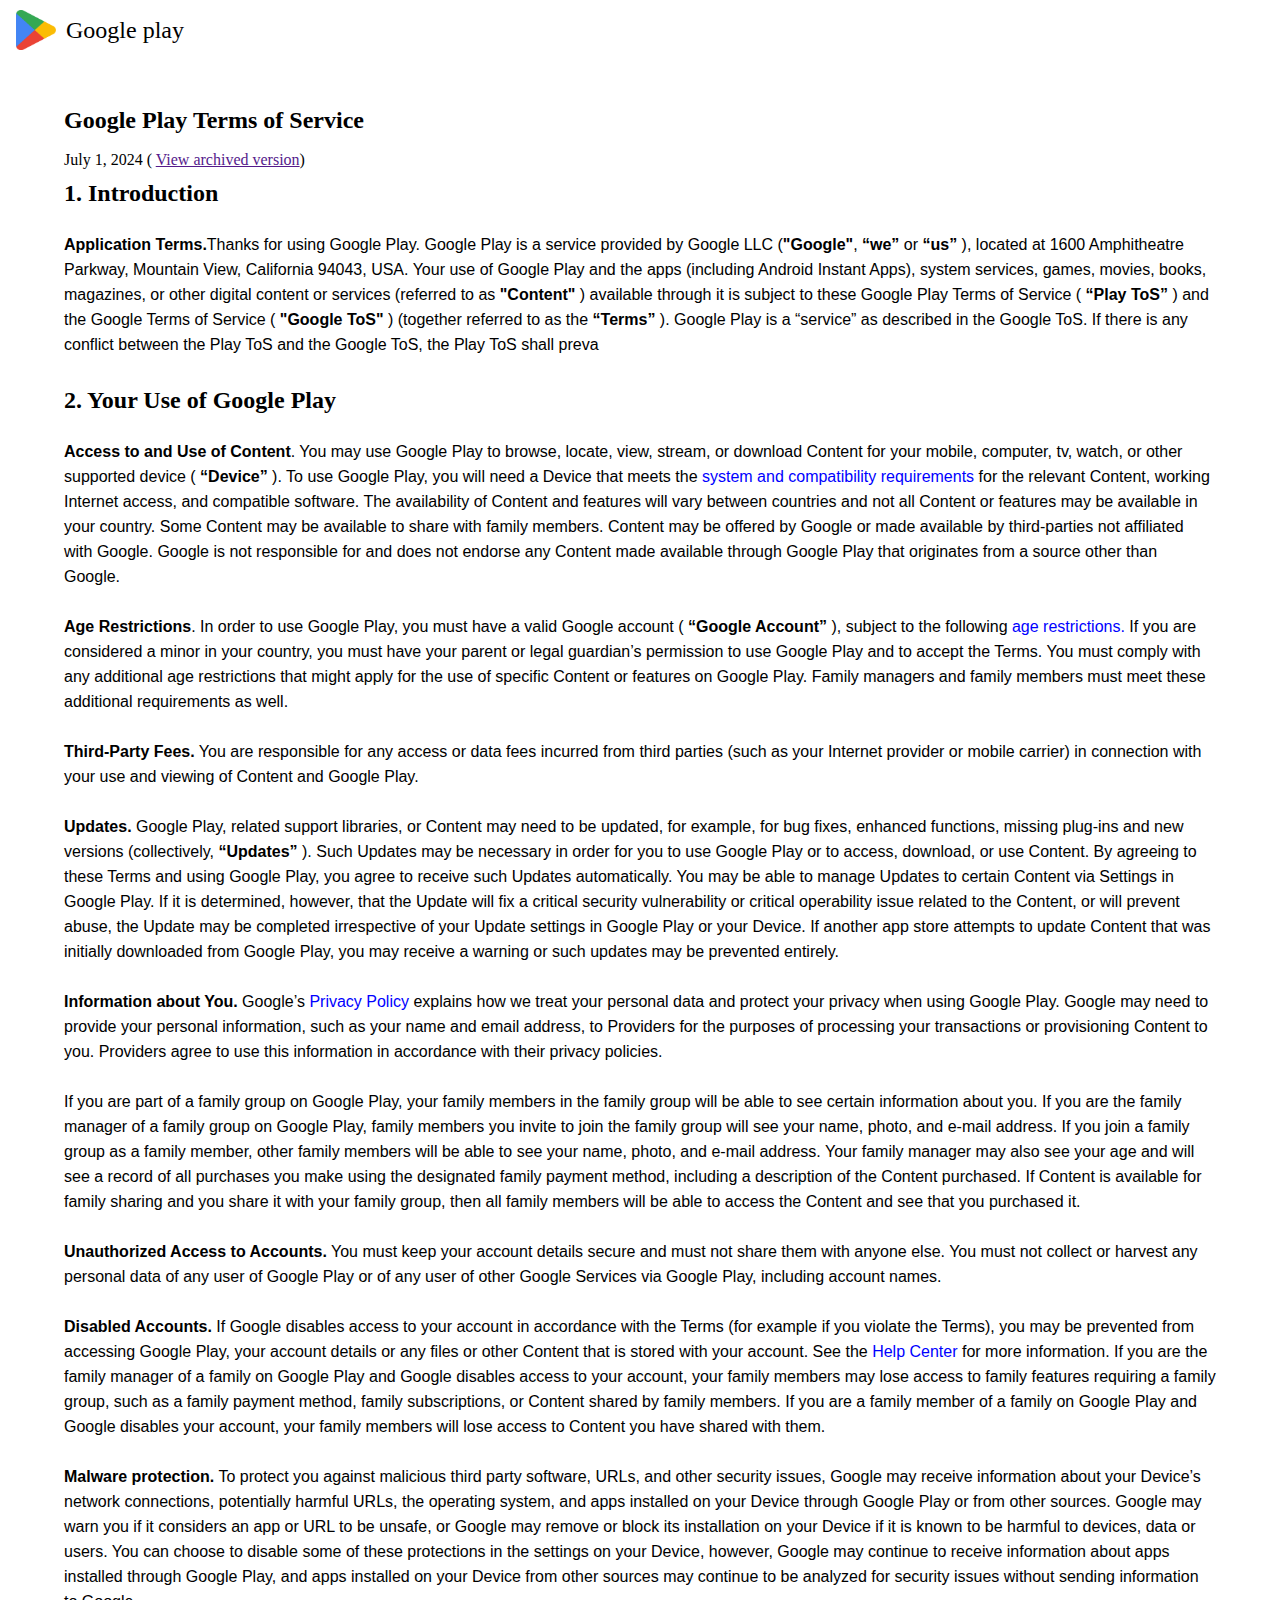
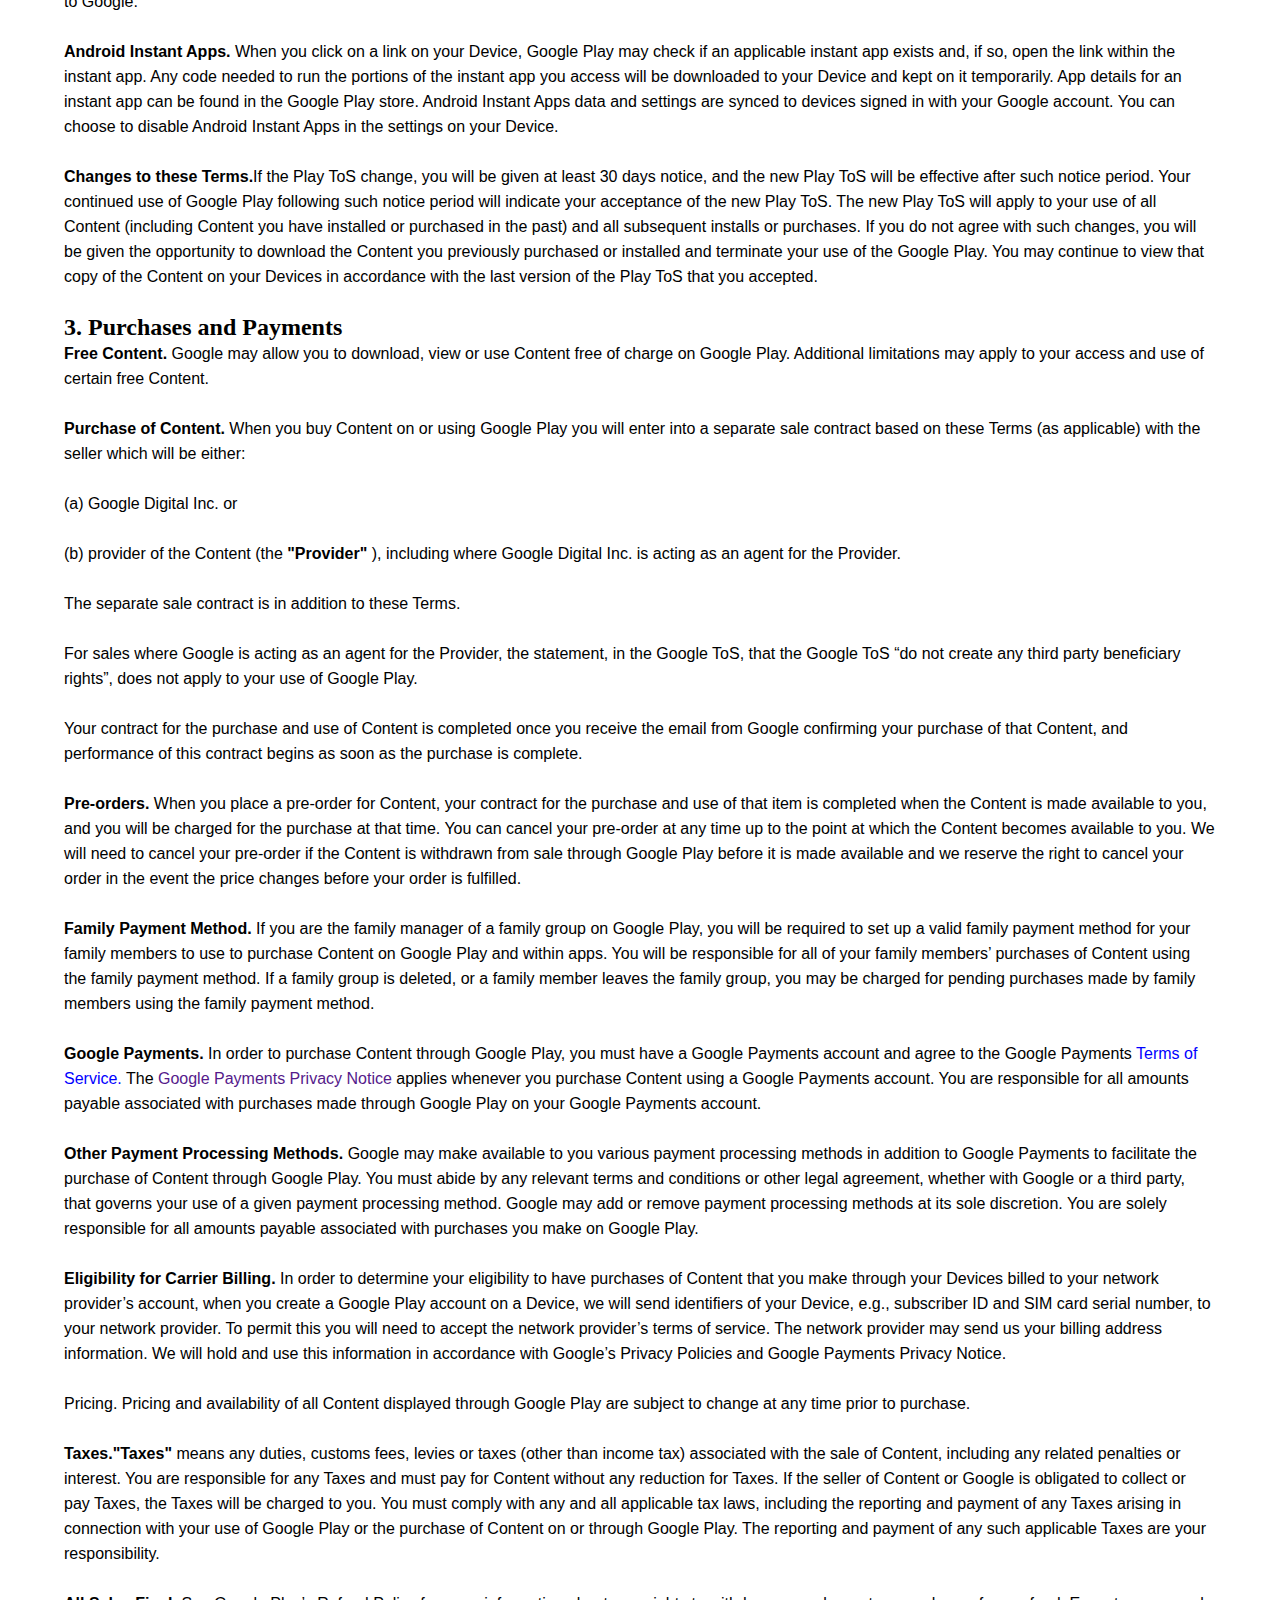
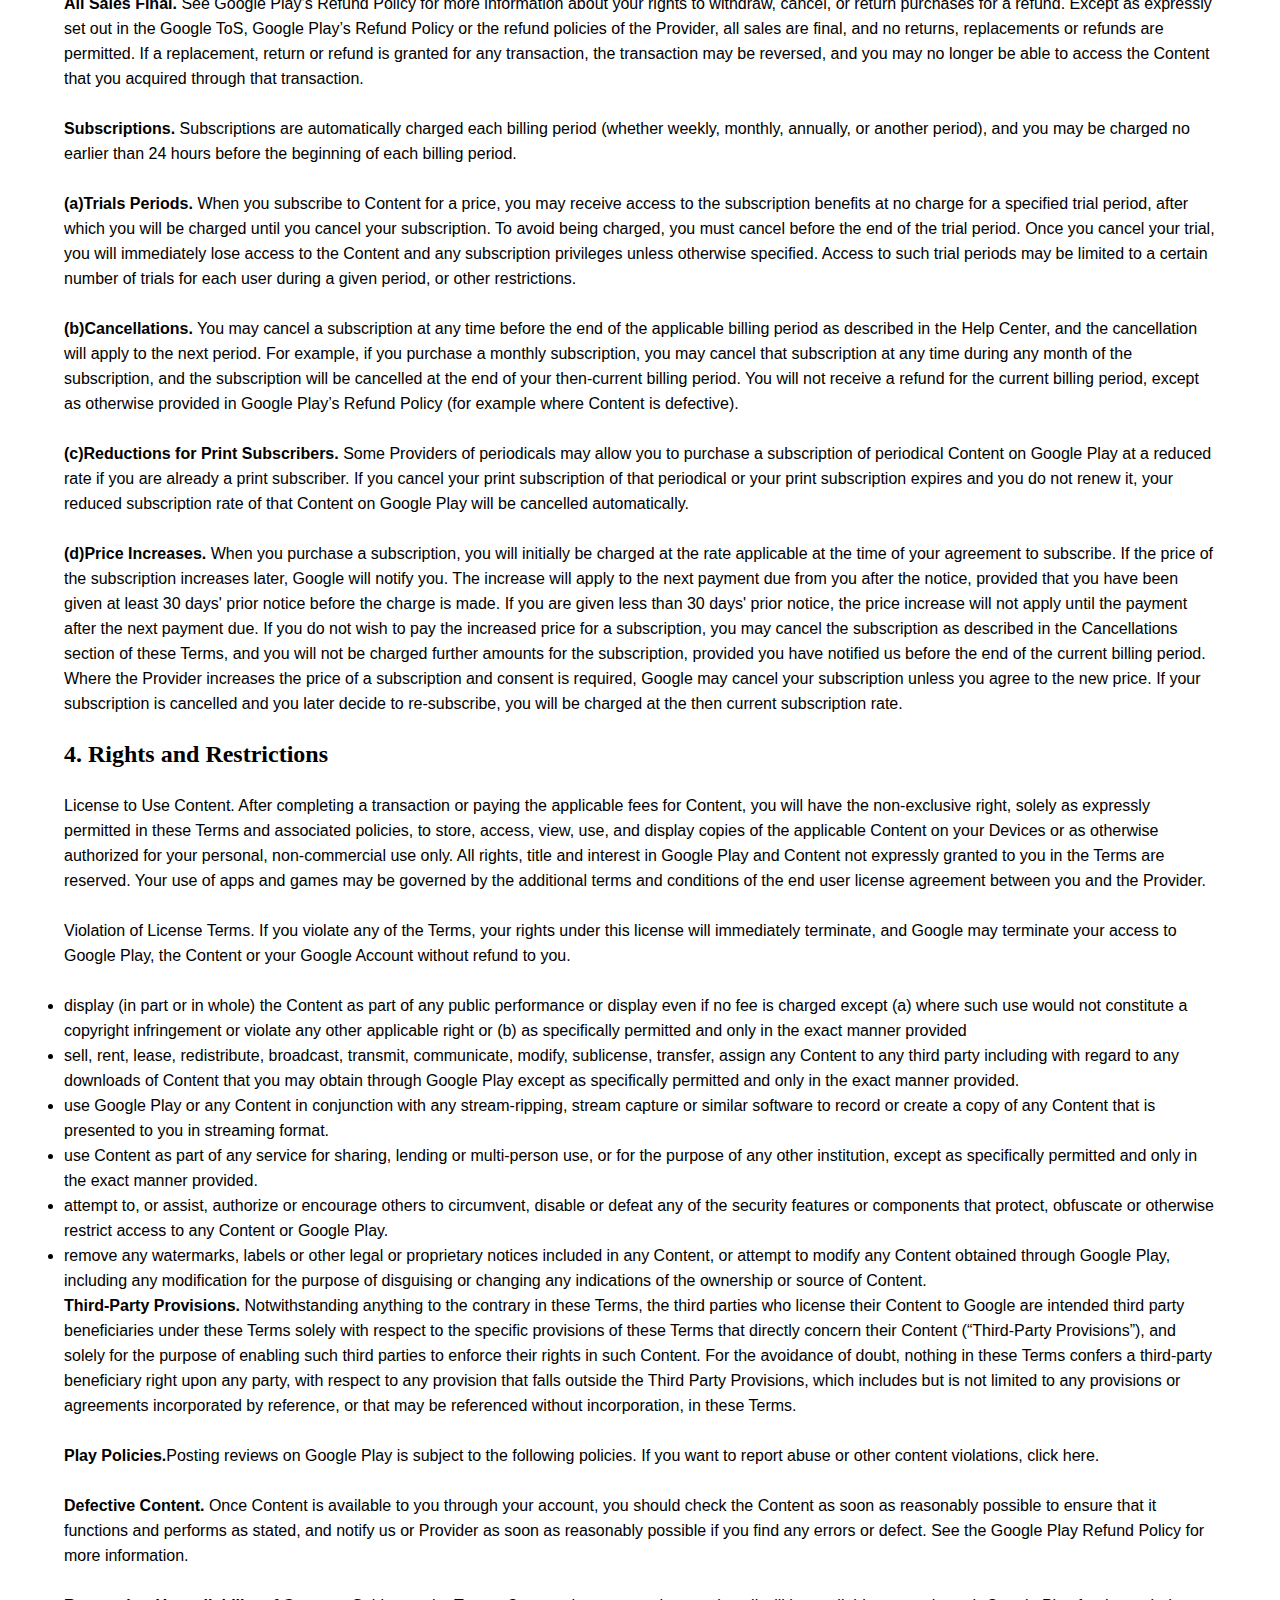
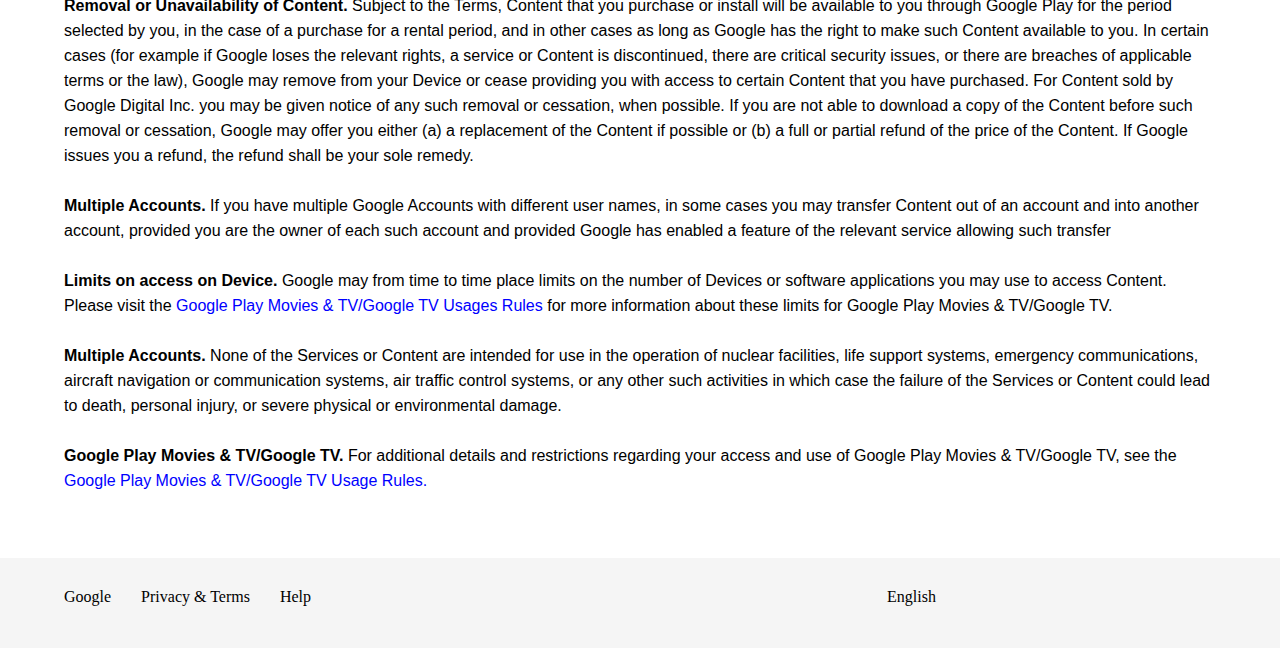
<file: project/fourth/index.html>
<!DOCTYPE html>
<html lang="en">
<head>
    <meta charset="UTF-8">
    <meta name="viewport" content="width=device-width, initial-scale=1.0">
    <title>Document</title>
    <link rel="stylesheet" href="./index.css">
    <link rel="preconnect" href="https://fonts.googleapis.com">
<link rel="preconnect" href="https://fonts.gstatic.com" crossorigin>
<link href="https://fonts.googleapis.com/css2?family=Google+Sans+Code:ital,wght@0,300..800;1,300..800&family=Roboto:ital,wght@0,100..900;1,100..900&display=swap" rel="stylesheet">
</head>
<body>
     <div class="container">
        <div class="section-one">       
            <div class="sec-one">
                 <img src="[data-uri]" alt="" width="40px" height="40px">
       
                <p>Google play</p> 
            </div>         
        </div> 

        <div class="section-two">
            <div class="sec-two">
                <h2>Google Play Terms of Service</h2>
                <p>July 1, 2024 ( <a href="">View archived version</a>)</p>
            </div>
        </div>

        <div class="section-three">
            <div class="sec-three">
                <div>
                  <h2>1. Introduction</h2>
                </div>

                <div class="text-three">
                    <p><b>Application Terms.</b>Thanks for using Google Play. Google Play is a service provided by Google LLC (<b>"Google"</b>,<b> “we”</b> or <b>“us”</b> ), located at 1600 Amphitheatre Parkway, Mountain View, California 94043, USA. Your use of Google Play and the apps (including Android Instant Apps), system services, games, movies, books, magazines, or other digital content or services (referred to as <b>"Content"</b> ) available through it is subject to these Google Play Terms of Service ( <b>“Play ToS”</b> ) and the Google Terms of Service ( <b>"Google ToS"</b> ) (together referred to as the <b>“Terms”</b> ). Google Play is a “service” as described in the Google ToS. If there is any conflict between the Play ToS and the Google ToS, the Play ToS shall preva </p>
               </div> 
           </div>
        </div>

    <div class="section-four">
            <div class="sec-four">
                <div>
                    <h2>2. Your Use of Google Play</h2>
                </div>
                <div class="text-four">
                    <p> <b>Access to and Use of Content</b>. You may use Google Play to browse, locate, view, stream, or download Content for your mobile, computer, tv, watch, or other supported device ( <b>“Device”</b> ). To use Google Play, you will need a Device that meets the <a href="" style="text-decoration: none; color: blue;" > system and compatibility requirements</a> for the relevant Content, working Internet access, and compatible software. The availability of Content and features will vary between countries and not all Content or features may be available in your country. Some Content may be available to share with family members. Content may be offered by Google or made available by third-parties not affiliated with Google. Google is not responsible for and does not endorse any Content made available through Google Play that originates from a source other than Google.</p>
                <br>
                  <p><b>Age Restrictions</b>. In order to use Google Play, you must have a valid Google account ( <b>“Google Account”</b> ), subject to the following <a href="" style="text-decoration: none; color: blue;" > age restrictions.</a> If you are considered a minor in your country, you must have your parent or legal guardian’s permission to use Google Play and to accept the Terms. You must comply with any additional age restrictions that might apply for the use of specific Content or features on Google Play. Family managers and family members must meet these additional requirements as well.</p>
                <br>
                  <p> <b>Third-Party Fees.</b> You are responsible for any access or data fees incurred from third parties (such as your Internet provider or mobile carrier) in connection with your use and viewing of Content and Google Play.</p>
                <br>
                    <p><b>Updates.</b> Google Play, related support libraries, or Content may need to be updated, for example, for bug fixes, enhanced functions, missing plug-ins and new versions (collectively, <b>“Updates”</b> ). Such Updates may be necessary in order for you to use Google Play or to access, download, or use Content. By agreeing to these Terms and using Google Play, you agree to receive such Updates automatically. You may be able to manage Updates to certain Content via Settings in Google Play. If it is determined, however, that the Update will fix a critical security vulnerability or critical operability issue related to the Content, or will prevent abuse, the Update may be completed irrespective of your Update settings in Google Play or your Device. If another app store attempts to update Content that was initially downloaded from Google Play, you may receive a warning or such updates may be prevented entirely.</p>
                <br>
                    <p><b>Information about You.</b> Google’s <a href="" style="text-decoration: none; color: blue;" >Privacy Policy </a>explains how we treat your personal data and protect your privacy when using Google Play. Google may need to provide your personal information, such as your name and email address, to Providers for the purposes of processing your transactions or provisioning Content to you. Providers agree to use this information in accordance with their privacy policies.</p>
                <br>
                   <p>If you are part of a family group on Google Play, your family members in the family group will be able to see certain information about you. If you are the family manager of a family group on Google Play, family members you invite to join the family group will see your name, photo, and e-mail address. If you join a family group as a family member, other family members will be able to see your name, photo, and e-mail address. Your family manager may also see your age and will see a record of all purchases you make using the designated family payment method, including a description of the Content purchased. If Content is available for family sharing and you share it with your family group, then all family members will be able to access the Content and see that you purchased it.</p>
                <br>
                  <p><b>Unauthorized Access to Accounts.</b> You must keep your account details secure and must not share them with anyone else. You must not collect or harvest any personal data of any user of Google Play or of any user of other Google Services via Google Play, including account names.</p>
                <br>
                  <p><b>Disabled Accounts. </b>If Google disables access to your account in accordance with the Terms (for example if you violate the Terms), you may be prevented from accessing Google Play, your account details or any files or other Content that is stored with your account. See the <a href="" style="text-decoration: none; color: blue;">Help Center</a> for more information. If you are the family manager of a family on Google Play and Google disables access to your account, your family members may lose access to family features requiring a family group, such as a family payment method, family subscriptions, or Content shared by family members. If you are a family member of a family on Google Play and Google disables your account, your family members will lose access to Content you have shared with them.</p>
                <br>
                    <p><b>Malware protection.</b> To protect you against malicious third party software, URLs, and other security issues, Google may receive information about your Device’s network connections, potentially harmful URLs, the operating system, and apps installed on your Device through Google Play or from other sources. Google may warn you if it considers an app or URL to be unsafe, or Google may remove or block its installation on your Device if it is known to be harmful to devices, data or users. You can choose to disable some of these protections in the settings on your Device, however, Google may continue to receive information about apps installed through Google Play, and apps installed on your Device from other sources may continue to be analyzed for security issues without sending information to Google.</p>
                <br>               
                  <p><b>Android Instant Apps.</b> When you click on a link on your Device, Google Play may check if an applicable instant app exists and, if so, open the link within the instant app. Any code needed to run the portions of the instant app you access will be downloaded to your Device and kept on it temporarily. App details for an instant app can be found in the Google Play store. Android Instant Apps data and settings are synced to devices signed in with your Google account. You can choose to disable Android Instant Apps in the settings on your Device.</p>
                <br>
                  <p><b>Changes to these Terms.</b>If the Play ToS change, you will be given at least 30 days notice, and the new Play ToS will be effective after such notice period. Your continued use of Google Play following such notice period will indicate your acceptance of the new Play ToS. The new Play ToS will apply to your use of all Content (including Content you have installed or purchased in the past) and all subsequent installs or purchases. If you do not agree with such changes, you will be given the opportunity to download the Content you previously purchased or installed and terminate your use of the Google Play. You may continue to view that copy of the Content on your Devices in accordance with the last version of the Play ToS that you accepted.</p>
                <br>                  
                </div>
            </div>            
    </div> 

        <div class="section-five">
            <div class="sec-five">
                <div>
                    <h2>3. Purchases and Payments</h2>
                </div>
                <div class="text-five">
                    <p><b>Free Content. </b>Google may allow you to download, view or use Content free of charge on Google Play. Additional limitations may apply to your access and use of certain free Content.</p>
                    <br>
                    <p><b>Purchase of Content.</b> When you buy Content on or using Google Play you will enter into a separate sale contract based on these Terms (as applicable) with the seller which will be either:</p>
                    <br>
                    <p>(a) Google Digital Inc. or</p>
                    <br>
                    <p>(b) provider of the Content (the <b>"Provider"</b> ), including where Google Digital Inc. is acting as an agent for the Provider.</p>
                    <br>
                    <p>The separate sale contract is in addition to these Terms.</p>
                    <br>
                    <p>For sales where Google is acting as an agent for the Provider, the statement, in the Google ToS, that the Google ToS “do not create any third party beneficiary rights”, does not apply to your use of Google Play.</p>
                    <br>
                     <p>Your contract for the purchase and use of Content is completed once you receive the email from Google confirming your purchase of that Content, and performance of this contract begins as soon as the purchase is complete.</p>
                    <br>
                    <p> <b>Pre-orders. </b>When you place a pre-order for Content, your contract for the purchase and use of that item is completed when the Content is made available to you, and you will be charged for the purchase at that time. You can cancel your pre-order at any time up to the point at which the Content becomes available to you. We will need to cancel your pre-order if the Content is withdrawn from sale through Google Play before it is made available and we reserve the right to cancel your order in the event the price changes before your order is fulfilled.</p>
                    <br>                    
                    <p><b>Family Payment Method.</b> If you are the family manager of a family group on Google Play, you will be required to set up a valid family payment method for your family members to use to purchase Content on Google Play and within apps. You will be responsible for all of your family members’ purchases of Content using the family payment method. If a family group is deleted, or a family member leaves the family group, you may be charged for pending purchases made by family members using the family payment method.</p>
                    <br>
                    <p><b>Google Payments.</b> In order to purchase Content through Google Play, you must have a Google Payments account and agree to the Google Payments <a href="" style="text-decoration: none; color: blue;">Terms of Service.</a> The <a href="" style="text-decoration: none;">Google Payments Privacy Notice</a> applies whenever you purchase Content using a Google Payments account. You are responsible for all amounts payable associated with purchases made through Google Play on your Google Payments account.</p>
                    <br>
                    <p><b>Other Payment Processing Methods.</b> Google may make available to you various payment processing methods in addition to Google Payments to facilitate the purchase of Content through Google Play. You must abide by any relevant terms and conditions or other legal agreement, whether with Google or a third party, that governs your use of a given payment processing method. Google may add or remove payment processing methods at its sole discretion. You are solely responsible for all amounts payable associated with purchases you make on Google Play.</p>
                    <br>
                    <p><b>Eligibility for Carrier Billing. </b>In order to determine your eligibility to have purchases of Content that you make through your Devices billed to your network provider’s account, when you create a Google Play account on a Device, we will send identifiers of your Device, e.g., subscriber ID and SIM card serial number, to your network provider. To permit this you will need to accept the network provider’s terms of service. The network provider may send us your billing address information. We will hold and use this information in accordance with Google’s Privacy Policies and Google Payments Privacy Notice.</p>
                    <br>
                    <p>Pricing. Pricing and availability of all Content displayed through Google Play are subject to change at any time prior to purchase.</p>
                    <br>
                    <p><b>Taxes."Taxes"</b> means any duties, customs fees, levies or taxes (other than income tax) associated with the sale of Content, including any related penalties or interest. You are responsible for any Taxes and must pay for Content without any reduction for Taxes. If the seller of Content or Google is obligated to collect or pay Taxes, the Taxes will be charged to you. You must comply with any and all applicable tax laws, including the reporting and payment of any Taxes arising in connection with your use of Google Play or the purchase of Content on or through Google Play. The reporting and payment of any such applicable Taxes are your responsibility.</p>
                    <br>
                    <p><b>All Sales Final. </b>See Google Play’s Refund Policy for more information about your rights to withdraw, cancel, or return purchases for a refund. Except as expressly set out in the Google ToS, Google Play’s Refund Policy or the refund policies of the Provider, all sales are final, and no returns, replacements or refunds are permitted. If a replacement, return or refund is granted for any transaction, the transaction may be reversed, and you may no longer be able to access the Content that you acquired through that transaction.</p>
                    <br>
                    <p><b>Subscriptions.</b> Subscriptions are automatically charged each billing period (whether weekly, monthly, annually, or another period), and you may be charged no earlier than 24 hours before the beginning of each billing period.</p>
                    <br>
                    <p><b>(a)Trials Periods. </b>When you subscribe to Content for a price, you may receive access to the subscription benefits at no charge for a specified trial period, after which you will be charged until you cancel your subscription. To avoid being charged, you must cancel before the end of the trial period. Once you cancel your trial, you will immediately lose access to the Content and any subscription privileges unless otherwise specified. Access to such trial periods may be limited to a certain number of trials for each user during a given period, or other restrictions.</p>
                    <br>
                    <p><b>(b)Cancellations.</b> You may cancel a subscription at any time before the end of the applicable billing period as described in the Help Center, and the cancellation will apply to the next period. For example, if you purchase a monthly subscription, you may cancel that subscription at any time during any month of the subscription, and the subscription will be cancelled at the end of your then-current billing period. You will not receive a refund for the current billing period, except as otherwise provided in Google Play’s Refund Policy (for example where Content is defective).</p>
                    <br>
                    <p><b>(c)Reductions for Print Subscribers.</b> Some Providers of periodicals may allow you to purchase a subscription of periodical Content on Google Play at a reduced rate if you are already a print subscriber. If you cancel your print subscription of that periodical or your print subscription expires and you do not renew it, your reduced subscription rate of that Content on Google Play will be cancelled automatically.</p>
                    <br>
                    <p><b>(d)Price Increases.</b> When you purchase a subscription, you will initially be charged at the rate applicable at the time of your agreement to subscribe. If the price of the subscription increases later, Google will notify you. The increase will apply to the next payment due from you after the notice, provided that you have been given at least 30 days' prior notice before the charge is made. If you are given less than 30 days' prior notice, the price increase will not apply until the payment after the next payment due. If you do not wish to pay the increased price for a subscription, you may cancel the subscription as described in the Cancellations section of these Terms, and you will not be charged further amounts for the subscription, provided you have notified us before the end of the current billing period. Where the Provider increases the price of a subscription and consent is required, Google may cancel your subscription unless you agree to the new price. If your subscription is cancelled and you later decide to re-subscribe, you will be charged at the then current subscription rate.</p>
                </div>
            </div>
        </div> 
            
        <div class="section-six">
            <div class="sec-six">                
                <h2>4. Rights and Restrictions</h2>
              
                <div class="text-six">
                    <p>License to Use Content. After completing a transaction or paying the applicable fees for Content, you will have the non-exclusive right, solely as expressly permitted in these Terms and associated policies, to store, access, view, use, and display copies of the applicable Content on your Devices or as otherwise authorized for your personal, non-commercial use only. All rights, title and interest in Google Play and Content not expressly granted to you in the Terms are reserved. Your use of apps and games may be governed by the additional terms and conditions of the end user license agreement between you and the Provider.</p>
                    <br>
                    <p>Violation of License Terms. If you violate any of the Terms, your rights under this license will immediately terminate, and Google may terminate your access to Google Play, the Content or your Google Account without refund to you.</p>
                    <br>
                    <p></p>
                    <li>
                       display (in part or in whole) the Content as part of any public performance or display even if no fee is charged except (a) where such use would not constitute a copyright infringement or violate any other applicable right or (b) as specifically permitted and only in the exact manner provided
                    </li>
                   <li>sell, rent, lease, redistribute, broadcast, transmit, communicate, modify, sublicense, transfer, assign any Content to any third party including with regard to any downloads of Content that you may obtain through Google Play except as specifically permitted and only in the exact manner provided.</li>
                    <li>use Google Play or any Content in conjunction with any stream-ripping, stream capture or similar software to record or create a copy of any Content that is presented to you in streaming format.</li>
                    
                    <li>use Content as part of any service for sharing, lending or multi-person use, or for the purpose of any other institution, except as specifically permitted and only in the exact manner provided.</li>
                    <li>attempt to, or assist, authorize or encourage others to circumvent, disable or defeat any of the security features or components that protect, obfuscate or otherwise restrict access to any Content or Google Play.</li>
                    <li>remove any watermarks, labels or other legal or proprietary notices included in any Content, or attempt to modify any Content obtained through Google Play, including any modification for the purpose of disguising or changing any indications of the ownership or source of Content.</li>
                  
                </div>
            </div>
        </div> 

        <div class="section-seven">
            <div class="sec-seven">
                <div class="text-seven">
                    <p><b>Third-Party Provisions. </b>Notwithstanding anything to the contrary in these Terms, the third parties who license their Content to Google are intended third party beneficiaries under these Terms solely with respect to the specific provisions of these Terms that directly concern their Content (“Third-Party Provisions”), and solely for the purpose of enabling such third parties to enforce their rights in such Content. For the avoidance of doubt, nothing in these Terms confers a third-party beneficiary right upon any party, with respect to any provision that falls outside the Third Party Provisions, which includes but is not limited to any provisions or agreements incorporated by reference, or that may be referenced without incorporation, in these Terms.</p>
                <br>
                   <p><b>Play Policies.</b>Posting reviews on Google Play is subject to the following policies. If you want to report abuse or other content violations, click here.</p>
                <br>
                 <p><b>Defective Content.</b> Once Content is available to you through your account, you should check the Content as soon as reasonably possible to ensure that it functions and performs as stated, and notify us or Provider as soon as reasonably possible if you find any errors or defect. See the Google Play Refund Policy for more information.</p>
                <br>
                <p><b>Removal or Unavailability of Content.</b> Subject to the Terms, Content that you purchase or install will be available to you through Google Play for the period selected by you, in the case of a purchase for a rental period, and in other cases as long as Google has the right to make such Content available to you. In certain cases (for example if Google loses the relevant rights, a service or Content is discontinued, there are critical security issues, or there are breaches of applicable terms or the law), Google may remove from your Device or cease providing you with access to certain Content that you have purchased. For Content sold by Google Digital Inc. you may be given notice of any such removal or cessation, when possible. If you are not able to download a copy of the Content before such removal or cessation, Google may offer you either (a) a replacement of the Content if possible or (b) a full or partial refund of the price of the Content. If Google issues you a refund, the refund shall be your sole remedy.</p>
                <br>
                <p><b>Multiple Accounts.</b> If you have multiple Google Accounts with different user names, in some cases you may transfer Content out of an account and into another account, provided you are the owner of each such account and provided Google has enabled a feature of the relevant service allowing such transfer</p>
                <br>
                <p><b>Limits on access on Device. </b>Google may from time to time place limits on the number of Devices or software applications you may use to access Content. Please visit the <a href="" style="text-decoration: none; color: blue;" >Google Play Movies & TV/Google TV Usages Rules</a> for more information about these limits for Google Play Movies & TV/Google TV.</p>
                <br>
                <p><b>Multiple Accounts.</b> None of the Services or Content are intended for use in the operation of nuclear facilities, life support systems, emergency communications, aircraft navigation or communication systems, air traffic control systems, or any other such activities in which case the failure of the Services or Content could lead to death, personal injury, or severe physical or environmental damage.</p>
                <br>
                <p><b>Google Play Movies & TV/Google TV.</b> For additional details and restrictions regarding your access and use of Google Play Movies & TV/Google TV, see the <a href="" style="text-decoration: none; color: blue;">Google Play Movies & TV/Google TV Usage Rules. </a> </p>
                <br>
                </div>
                
            </div>
        </div>

         <div class="final">
            <div class="finall">
                <div class="lst">
                    <p>Google</p>
                    <p>Privacy & Terms</p>
                    <p>Help</p>
                </div>
                 <div class="eng">
                    <p>English</p>
                </div>
               
            </div>
        </div> 
    </div> 
</body>
</html>
</file>
<file: project/fourth/index.css>
*{
    margin: 0;
    padding: 0;
    box-sizing: border-box;
}
.container{
    width: 100%;
    margin: auto;
}
.sec-one{
    display: flex;
    text-align: center;
    align-items: center;
    gap: 10px;
    background-color: white;
   
}
.sec-one p{
font-size: 24px;
}
.section-one{
    width: 100%;
    margin: auto;
    margin-top: 10px;
   /* box-shadow: 0px 4px 6px 0px; */
   
   padding-inline: 1em;
   height: 50px;
    top: 0;
    z-index: 2;
    position: sticky;
    background-color: white;
}
.section-two{
    width: 90%;
    margin: auto;
    margin-top: 40px;
}
.sec-two{
    line-height: 40px;
}
.section-three {
   margin: auto;
   width: 90%;
}
.text-three{
    margin-top: 25px;
    line-height: 25px;
    font-family: google sans , Arial, Helvetica, sans-serif ;
}
.sec-four h2{
    margin-top: 30px;
}
.section-four{
    width: 90%;
    margin: auto;
}
.text-four{
    margin-top: 25px;
    line-height: 25px;
    font-family:Google sans , Arial, Helvetica, sans-serif;
}
.section-five{
    width: 90%;
    margin: auto;
}
.text-five{
    line-height: 25px;
    font-family: Google sans, Arial, Helvetica, sans-serif;
}
.section-six{
    width: 90%;
    margin: auto;
}
.sec-six{
    margin-top: 25px;
}
.text-six{
    margin-top: 25px;
    line-height: 25px;
    font-family:Google sans,  Arial, Helvetica, sans-serif;
}
.section-seven{
    width: 90%;
    margin: auto;
}
.text-seven{
    line-height: 25px;
    font-size: 16px;
    font-family: Google sans , Arial, Helvetica, sans-serif;

}
/* .textt-six{
    text-align: center;
    align-items: center;
} */
.lst{
    display: flex;
    gap: 30px;
    padding-inline: em;
    /* display: inline; */
}
.finall{
    display: flex;
    /* justify-content: space-between; */
        width: 100%;
        gap: 50%;
       justify-content: ;
        
}


.final{
    background-color: whitesmoke;
    height: 90px;
    margin: auto;
    width: 100%;

    text-align: center;
    margin-top: 40px;
    padding-inline: 4em;
    padding-top: 30px;
    /* padding: 0px; */
    }
    

     @media (max-width:729px) {
        .eng{
            display: block;
           display: flex;
            width: 100%;
        }
        .lst p{
            /* width: 50%;
            display: flex;
            display: block; */
            font-size: 16px;
            /* width: 100%; */
            display: inline block;
        }
        .final{
            height: auto;
           padding-inline: 1em;
        }
        .finall{
             display: flex;
            /* display: block; */
            flex-direction: column;
         padding-inline: 1em; */
             
        }
    }
</file>
